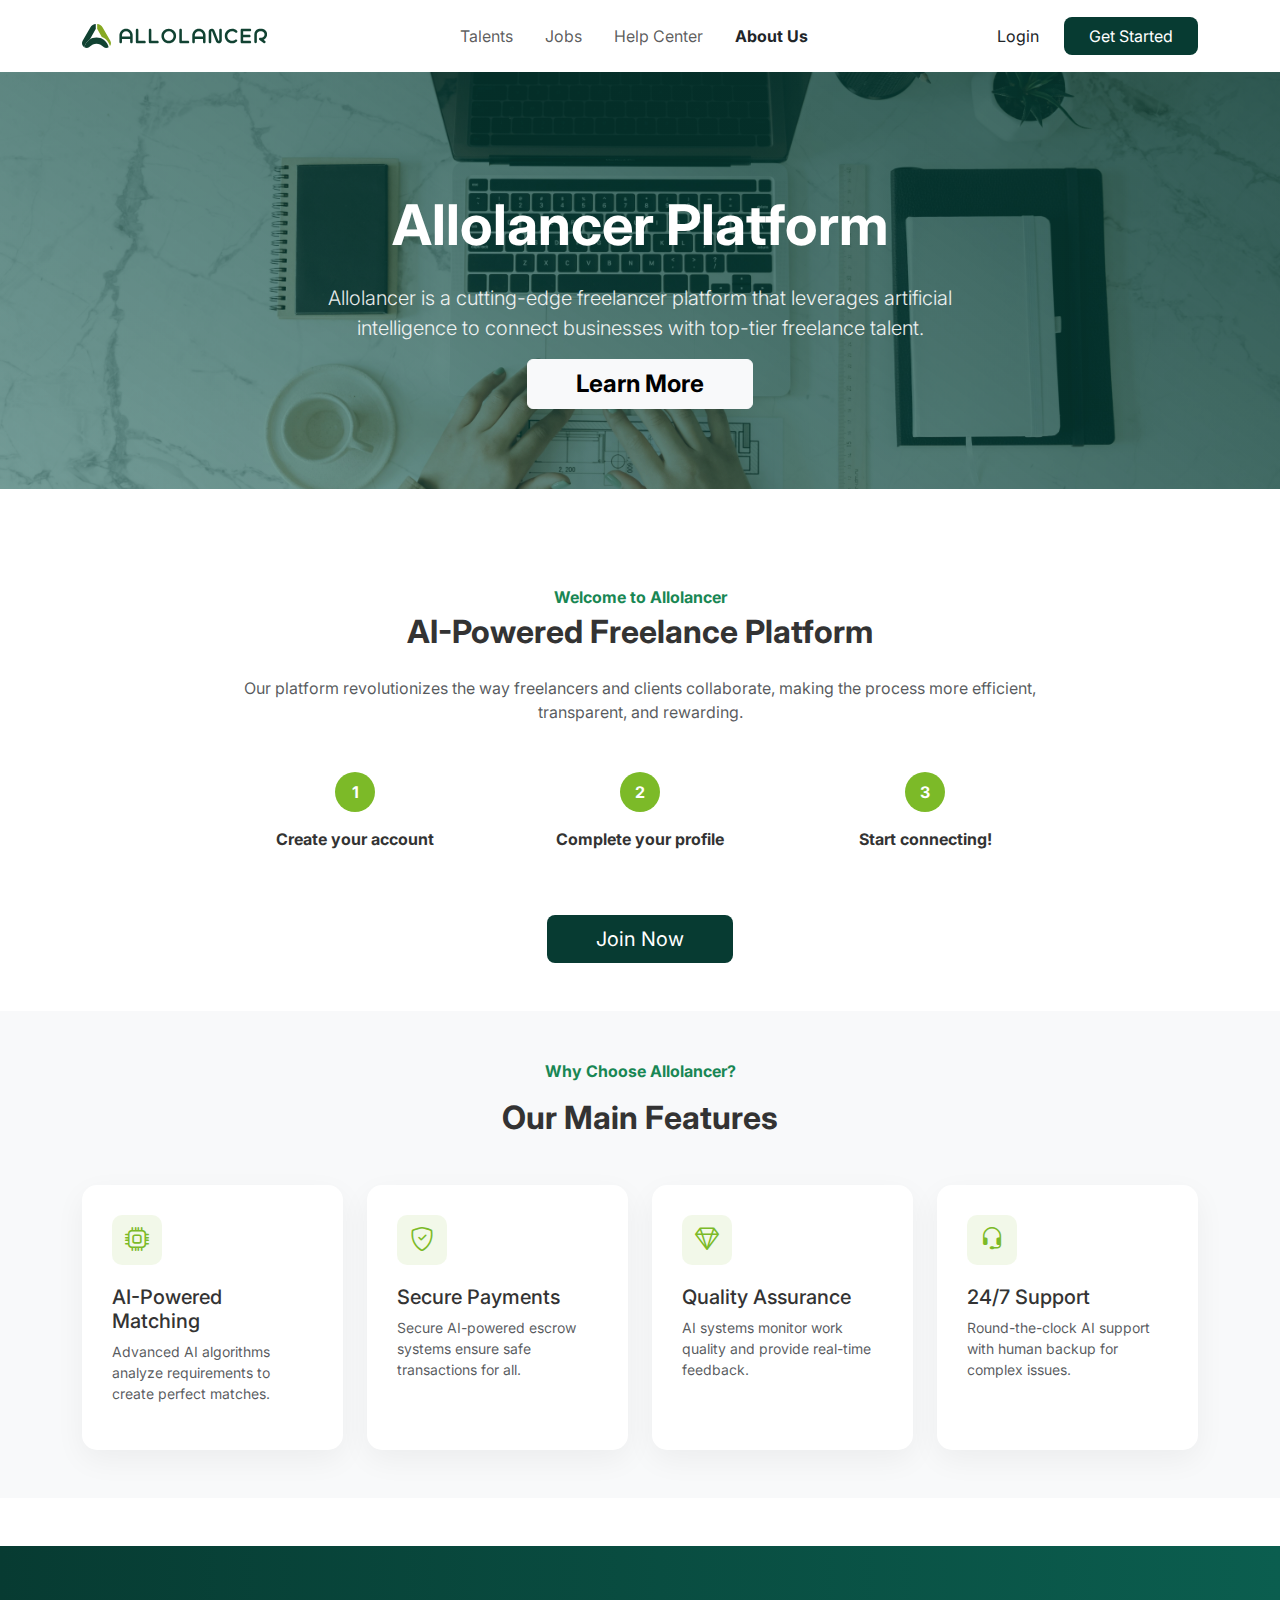
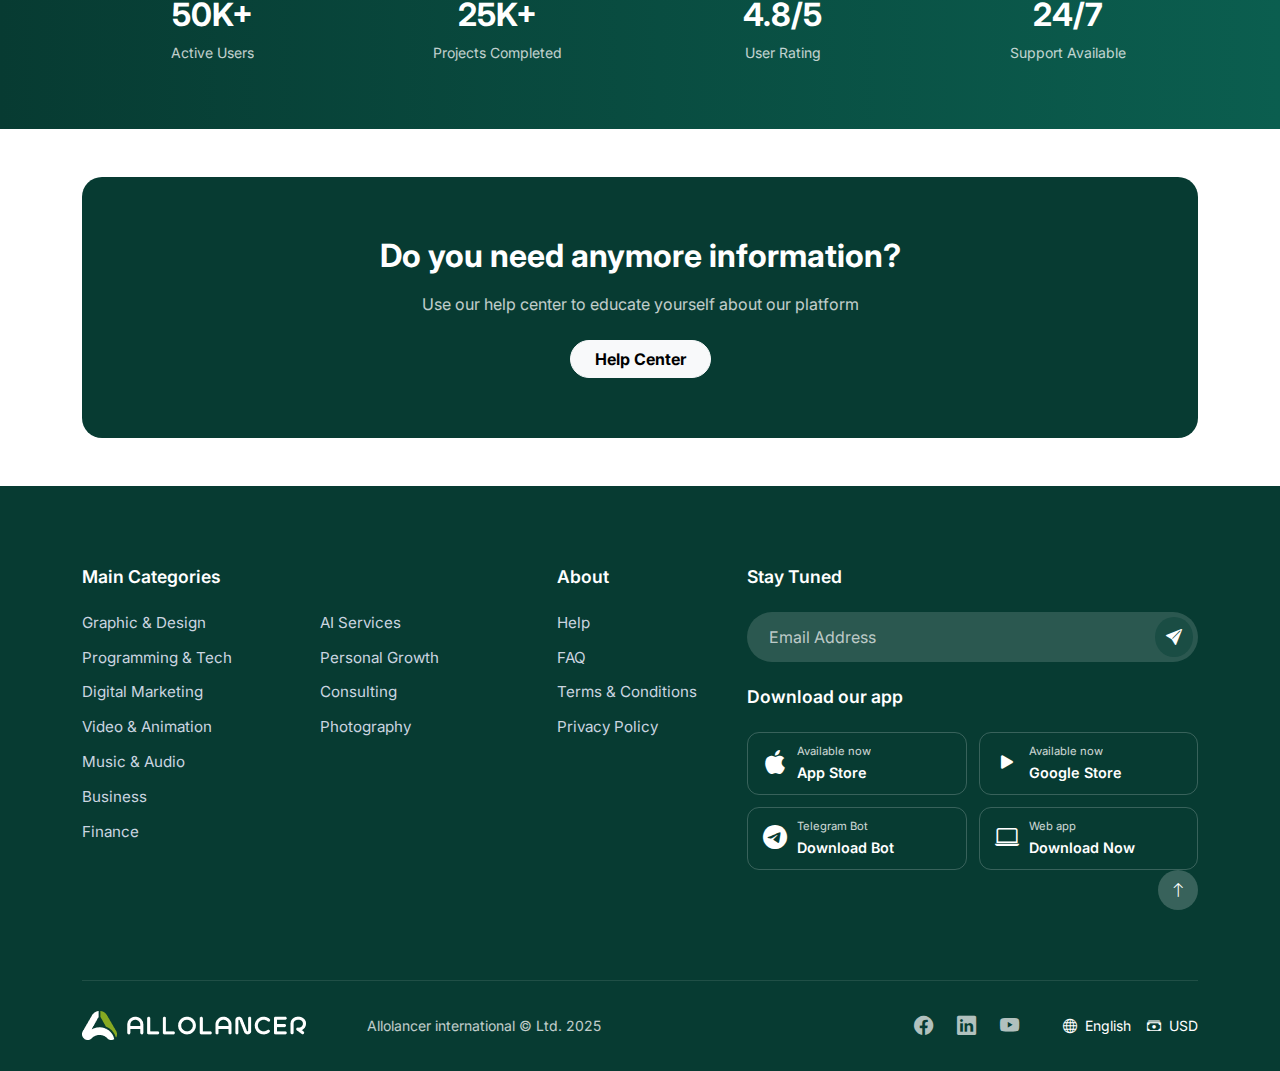
<file: index.html>
<!DOCTYPE html>
<html lang="en">

<head>
    <meta charset="UTF-8">
    <meta name="viewport" content="width=device-width, initial-scale=1.0">
    <title>Allolancer - AI Freelance Platform</title>
    <link rel="icon" type="image/x-icon" href="assets/img/logo-icon.png">
    <link href="https://cdn.jsdelivr.net/npm/bootstrap@5.3.0/dist/css/bootstrap.min.css" rel="stylesheet">
    <link href="https://fonts.googleapis.com/css2?family=Inter:wght@300;400;600;700&display=swap" rel="stylesheet">
    <link rel="stylesheet" href="https://cdn.jsdelivr.net/npm/bootstrap-icons@1.11.0/font/bootstrap-icons.css">

    <style>
        :root {
            --primary-dark: #073B32;
            --accent-lime: #7CBA28;
            --light-bg: #F8FAF9;
            --text-muted: #6c757d;
        }

        body {
            font-family: 'Inter', sans-serif;
            color: #333;
            background-color: #fff;
        }

        /* Navbar */
        .navbar-brand {
            font-weight: 700;
            color: var(--primary-dark);
        }

        .btn-primary-dark {
            background-color: var(--primary-dark);
            color: white;
            border-radius: 8px;
        }

        .btn-outline-dark {
            border-color: #ddd;
            color: #333;
        }

        /* Hero Section */
        .hero-section {
            background-image:
                linear-gradient(35deg, rgba(4, 83, 70, 0.5), rgba(7, 59, 50, 0.8)),
                url('./assets/img/home.jpg');
            background-size: cover;
            background-position: center;
            color: white;
            padding: 120px 0 80px;
            text-align: center;
        }

        /* Step Circles */
        .step-circle {
            width: 40px;
            height: 40px;
            background: var(--accent-lime);
            color: white;
            border-radius: 50%;
            display: flex;
            align-items: center;
            justify-content: center;
            margin: 0 auto 15px;
            font-weight: bold;
        }

        /* Feature Cards */
        .feature-card {
            border: none;
            border-radius: 15px;
            padding: 30px;
            background: white;
            box-shadow: 0 10px 30px rgba(0, 0, 0, 0.05);
            transition: transform 0.3s ease;
            height: 100%;
        }

        .feature-card:hover {
            transform: translateY(-10px);
        }

        .icon-box {
            width: 50px;
            height: 50px;
            background: rgba(124, 186, 40, 0.1);
            color: var(--accent-lime);
            border-radius: 10px;
            display: flex;
            align-items: center;
            justify-content: center;
            margin-bottom: 20px;
            font-size: 1.5rem;
        }

        /* Stats Bar */
        .stats-bar {
            background: linear-gradient(90deg, #073B32 0%, #0b5e4f 100%);
            color: white;
            padding: 50px 0;
        }

        /* CTA Box */
        .cta-container {
            background-color: var(--primary-dark);
            border-radius: 20px;
            padding: 60px;
            color: white;
        }

        /* Updated Footer Styles */
        footer {
            background-color: var(--primary-dark);
            color: #ffffff;
            padding: 80px 0 30px;
            border-top: none;
        }

        footer h5 {
            font-size: 1.1rem;
            font-weight: 600;
            margin-bottom: 25px;
        }

        .footer-link {
            text-decoration: none;
            color: #cbd5e0;
            font-size: 0.95rem;
            display: block;
            margin-bottom: 12px;
            transition: color 0.3s;
        }

        .footer-link:hover {
            color: var(--accent-lime);
        }

        /* Newsletter Input */
        .footer-input-group {
            background: rgba(255, 255, 255, 0.15);
            border-radius: 50px;
            padding: 5px 5px 5px 20px;
            display: flex;
            align-items: center;
        }

        .footer-input-group input {
            background: transparent;
            border: none;
            color: white;
            width: 100%;
            outline: none;
        }

        .footer-input-group input::placeholder {
            color: rgba(255, 255, 255, 0.7);
        }

        .footer-send-btn {
            background: #1a4d44;
            color: white;
            border: none;
            width: 40px;
            height: 40px;
            border-radius: 50%;
            display: flex;
            align-items: center;
            justify-content: center;
        }

        /* Download Buttons */
        .download-grid {
            display: grid;
            grid-template-columns: 1fr 1fr;
            gap: 12px;
        }

        .download-btn {
            border: 1px solid rgba(255, 255, 255, 0.2);
            background: transparent;
            color: white;
            border-radius: 12px;
            padding: 10px 15px;
            display: flex;
            align-items: center;
            text-decoration: none;
            transition: background 0.3s;
        }

        .download-btn:hover {
            background: rgba(255, 255, 255, 0.05);
            color: white;
        }

        .download-btn i {
            font-size: 1.5rem;
            margin-right: 10px;
        }

        .download-btn .small-text {
            font-size: 0.7rem;
            display: block;
            opacity: 0.8;
        }

        .download-btn .main-text {
            font-size: 0.9rem;
            font-weight: 600;
        }

        /* Bottom Bar */
        .footer-bottom {
            border-top: 1px solid rgba(255, 255, 255, 0.1);
            padding-top: 30px;
            margin-top: 50px;
        }

        .social-icons i {
            font-size: 1.2rem;
            color: rgba(255, 255, 255, 0.7);
            margin-right: 20px;
            cursor: pointer;
        }

        .back-to-top {
            width: 40px;
            height: 40px;
            background: rgba(255, 255, 255, 0.2);
            border-radius: 50%;
            display: flex;
            align-items: center;
            justify-content: center;
            float: right;
            margin-bottom: 20px;
            color: white;
        }
    </style>
</head>

<body>

    <nav class="navbar navbar-expand-lg navbar-light bg-white sticky-top py-3">
        <div class="container">
            <a class="navbar-brand d-flex align-items-center" href="#">
                <img src="assets/img/logo.svg" alt="">
            </a>
            <button class="navbar-toggler" type="button" data-bs-toggle="collapse" data-bs-target="#navbarNav">
                <span class="navbar-toggler-icon"></span>
            </button>
            <div class="collapse navbar-collapse" id="navbarNav">
                <ul class="navbar-nav mx-auto">
                    <li class="nav-item"><a class="nav-link mx-2" href="#">Talents</a></li>
                    <li class="nav-item"><a class="nav-link mx-2" href="#">Jobs</a></li>
                    <li class="nav-item"><a class="nav-link mx-2" href="#">Help Center</a></li>
                    <li class="nav-item"><a class="nav-link mx-2 fw-bold text-dark" href="#">About Us</a></li>
                </ul>
                <div>
                    <button class="btn btn-link text-dark text-decoration-none">Login</button>
                    <button class="btn btn-primary-dark px-4 ms-2">Get Started</button>
                </div>
            </div>
        </div>
    </nav>

    <section class="hero-section">
        <div class="container">
            
            <h1 class="display-4 fw-bold mb-4">Allolancer Platform</h1>
            <p class="lead mx-auto" style="max-width: 700px; opacity: 0.9;">
                Allolancer is a cutting-edge freelancer platform that leverages artificial intelligence to connect
                businesses with top-tier freelance talent.
            </p>
            <a href="./employer/profileOverview.html" class="btn btn-light fs-4 fw-bold px-5">Learn More</a>
        </div>
    </section>

    <section class="py-5 mt-5">
        <div class="container text-center">
            <p class="text-success fw-bold mb-1">Welcome to Allolancer</p>
            <h2 class="fw-bold mb-4">AI-Powered Freelance Platform</h2>
            <p class="text-muted mx-auto mb-5" style="max-width: 800px;">Our platform revolutionizes the way freelancers
                and clients collaborate, making the process more efficient, transparent, and rewarding.</p>

            <div class="row g-4 justify-content-center mb-5">
                <div class="col-md-3">
                    <div class="step-circle">1</div>
                    <p class="fw-bold">Create your account</p>
                </div>
                <div class="col-md-3">
                    <div class="step-circle">2</div>
                    <p class="fw-bold">Complete your profile</p>
                </div>
                <div class="col-md-3">
                    <div class="step-circle">3</div>
                    <p class="fw-bold">Start connecting!</p>
                </div>
            </div>
            <button class="btn btn-primary-dark btn-lg px-5">Join Now</button>
        </div>
    </section>

    <section class="py-5 bg-light">
        <div class="container">
            <div class="text-center mb-5">
                <p class="text-success fw-bold">Why Choose Allolancer?</p>
                <h2 class="fw-bold">Our Main Features</h2>
            </div>
            <div class="row g-4">
                <div class="col-md-3">
                    <div class="feature-card">
                        <div class="icon-box"><i class="bi bi-cpu"></i></div>
                        <h5>AI-Powered Matching</h5>
                        <p class="small text-muted">Advanced AI algorithms analyze requirements to create perfect
                            matches.</p>
                    </div>
                </div>
                <div class="col-md-3">
                    <div class="feature-card">
                        <div class="icon-box"><i class="bi bi-shield-check"></i></div>
                        <h5>Secure Payments</h5>
                        <p class="small text-muted">Secure AI-powered escrow systems ensure safe transactions for all.
                        </p>
                    </div>
                </div>
                <div class="col-md-3">
                    <div class="feature-card">
                        <div class="icon-box"><i class="bi bi-gem"></i></div>
                        <h5>Quality Assurance</h5>
                        <p class="small text-muted">AI systems monitor work quality and provide real-time feedback.</p>
                    </div>
                </div>
                <div class="col-md-3">
                    <div class="feature-card">
                        <div class="icon-box"><i class="bi bi-headset"></i></div>
                        <h5>24/7 Support</h5>
                        <p class="small text-muted">Round-the-clock AI support with human backup for complex issues.</p>
                    </div>
                </div>
            </div>
        </div>
    </section>

    <section class="stats-bar text-center mt-5">
        <div class="container">
            <div class="row">
                <div class="col-md-3">
                    <h2 class="fw-bold">50K+</h2>
                    <p class="small opacity-75">Active Users</p>
                </div>
                <div class="col-md-3">
                    <h2 class="fw-bold">25K+</h2>
                    <p class="small opacity-75">Projects Completed</p>
                </div>
                <div class="col-md-3">
                    <h2 class="fw-bold">4.8/5</h2>
                    <p class="small opacity-75">User Rating</p>
                </div>
                <div class="col-md-3">
                    <h2 class="fw-bold">24/7</h2>
                    <p class="small opacity-75">Support Available</p>
                </div>
            </div>
        </div>
    </section>

    <section class="py-5">
        <div class="container">
            <div class="cta-container text-center">
                <h2 class="fw-bold mb-3">Do you need anymore information?</h2>
                <p class="mb-4 opacity-75">Use our help center to educate yourself about our platform</p>
                <button class="btn btn-light rounded-pill px-4 fw-bold">Help Center</button>
            </div>
        </div>
    </section>

    <footer>
        <div class="container">
            <div class="row g-4">
                <div class="col-lg-5">
                    <h5>Main Categories</h5>
                    <div class="row">
                        <div class="col-6">
                            <a href="#" class="footer-link">Graphic & Design</a>
                            <a href="#" class="footer-link">Programming & Tech</a>
                            <a href="#" class="footer-link">Digital Marketing</a>
                            <a href="#" class="footer-link">Video & Animation</a>
                            <a href="#" class="footer-link">Music & Audio</a>
                            <a href="#" class="footer-link">Business</a>
                            <a href="#" class="footer-link">Finance</a>
                        </div>
                        <div class="col-6">
                            <a href="#" class="footer-link">AI Services</a>
                            <a href="#" class="footer-link">Personal Growth</a>
                            <a href="#" class="footer-link">Consulting</a>
                            <a href="#" class="footer-link">Photography</a>
                        </div>
                    </div>
                </div>

                <div class="col-lg-2">
                    <h5>About</h5>
                    <a href="#" class="footer-link">Help</a>
                    <a href="#" class="footer-link">FAQ</a>
                    <a href="#" class="footer-link">Terms & Conditions</a>
                    <a href="#" class="footer-link">Privacy Policy</a>
                </div>

                <div class="col-lg-5">
                    <h5>Stay Tuned</h5>
                    <div class="footer-input-group mb-4">
                        <input type="text" placeholder="Email Address">
                        <button class="footer-send-btn"><i class="bi bi-send-fill"></i></button>
                    </div>

                    <h5>Download our app</h5>
                    <div class="download-grid">
                        <a href="#" class="download-btn">
                            <i class="bi bi-apple"></i>
                            <div><span class="small-text">Available now</span><span class="main-text">App Store</span>
                            </div>
                        </a>
                        <a href="#" class="download-btn">
                            <i class="bi bi-play-fill"></i>
                            <div><span class="small-text">Available now</span><span class="main-text">Google
                                    Store</span></div>
                        </a>
                        <a href="#" class="download-btn">
                            <i class="bi bi-telegram"></i>
                            <div><span class="small-text">Telegram Bot</span><span class="main-text">Download Bot</span>
                            </div>
                        </a>
                        <a href="#" class="download-btn">
                            <i class="bi bi-laptop"></i>
                            <div><span class="small-text">Web app</span><span class="main-text">Download Now</span>
                            </div>
                        </a>
                    </div>
                </div>
            </div>

            <div class="clearfix">
                <a href="#" class="back-to-top text-decoration-none"><i class="bi bi-arrow-up"></i></a>
            </div>

            <div class="footer-bottom">
                <div class="row align-items-center">
                    <div class="col-md-3">
                        <img src="assets/img/logo-f.png" alt="ALLOLANCER"
                            style="height: 30px;">
                    </div>
                    <div class="col-md-4">
                        <p class="small mb-0 opacity-75">Allolancer international © Ltd. 2025</p>
                    </div>
                    <div class="col-md-5 d-flex justify-content-md-end align-items-center gap-4">
                        <div class="social-icons">
                            <i class="bi bi-facebook"></i>
                            <i class="bi bi-linkedin"></i>
                            <i class="bi bi-youtube"></i>
                        </div>
                        <div class="d-flex gap-3 small">
                            <span><i class="bi bi-globe me-1"></i> English</span>
                            <span><i class="bi bi-cash-stack me-1"></i> USD</span>
                        </div>
                    </div>
                </div>
            </div>
        </div>
    </footer>

    <script src="https://cdn.jsdelivr.net/npm/bootstrap@5.3.0/dist/js/bootstrap.bundle.min.js"></script>
</body>

</html>
</file>
